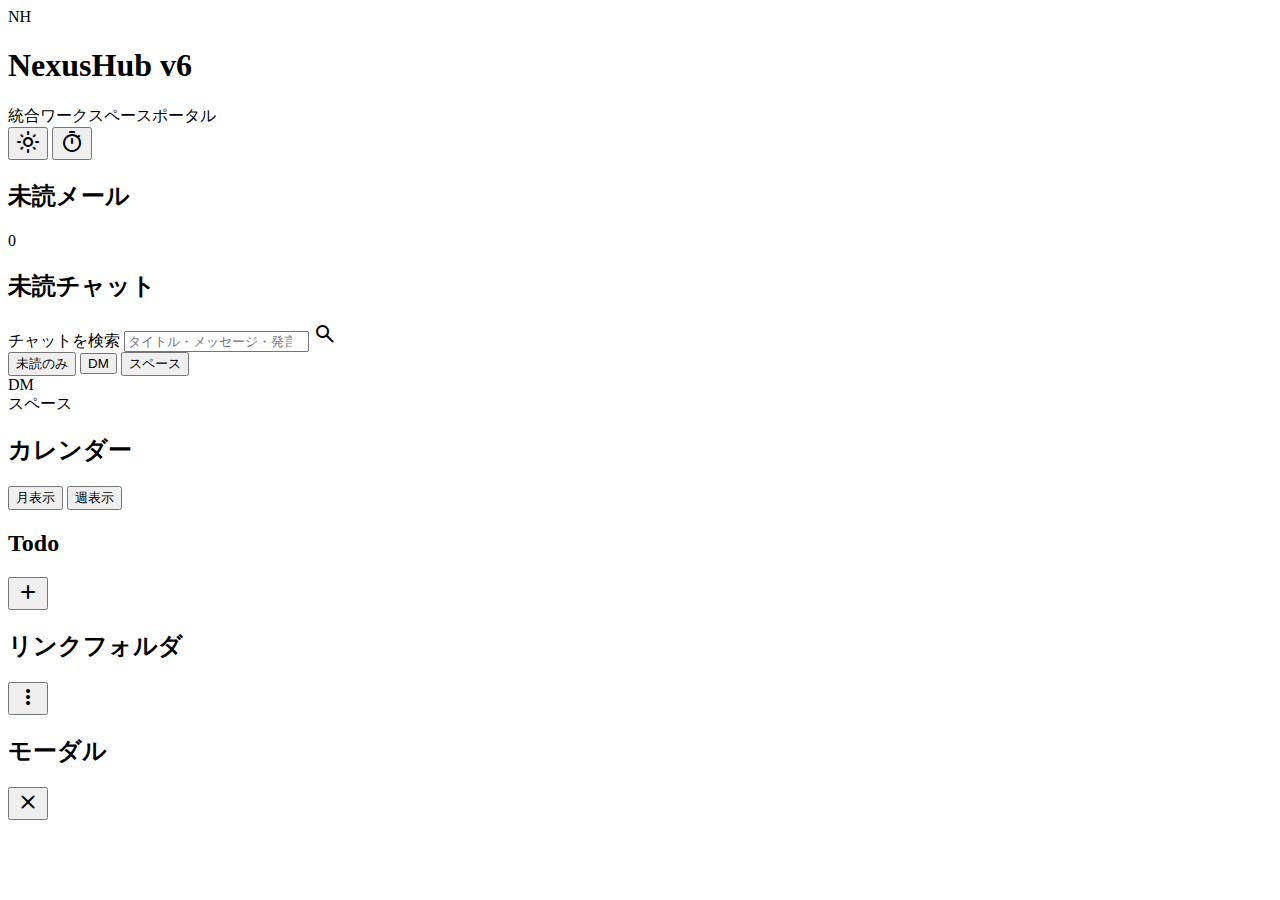
<file: Index.html>
<!DOCTYPE html>
<html lang="ja" data-theme="light">
<head>
  <meta charset="UTF-8">
  <meta name="viewport" content="width=device-width, initial-scale=1.0">
  <title>NexusHub v6</title>
  <link rel="icon" type="image/png" href="[data-uri]">
  <link rel="preconnect" href="https://fonts.googleapis.com">
  <link rel="preconnect" href="https://fonts.gstatic.com" crossorigin>
  <link
    rel="stylesheet"
    href="https://fonts.googleapis.com/css2?family=Google+Sans+Text:wght@400;500;600;700&family=Noto+Sans+JP:wght@400;500;700&family=Material+Symbols+Rounded:opsz,wght,FILL,GRAD@24,400,0,0&display=swap"
  >
  <?!= include('StylesTokens'); ?>
  <?!= include('StylesIndex'); ?>
</head>
<body>
  <main class="main-shell" role="main">
    <header class="app-header" aria-label="NexusHub v6 ヘッダー">
      <div class="app-header__identity">
        <div class="app-header__logo" aria-hidden="true">NH</div>
        <div class="app-header__title">
          <h1>NexusHub v6</h1>
          <span>統合ワークスペースポータル</span>
        </div>
      </div>
      <div class="app-header__actions">
        <button class="md-icon-button" id="themeToggle" type="button" aria-pressed="false" aria-label="テーマ切替">
          <span class="material-symbols-rounded" aria-hidden="true">light_mode</span>
        </button>
        <button class="md-icon-button" id="openTimer" type="button" aria-label="タイマーを開く">
          <span class="material-symbols-rounded" aria-hidden="true">timer</span>
        </button>
      </div>
    </header>

    <section class="surface-card" aria-labelledby="mailSection">
      <div class="mail-section__header">
        <h2 id="mailSection">未読メール</h2>
        <span class="badge" id="mailBadge" aria-live="polite">0</span>
      </div>
      <div id="mailList" class="mail-grid" role="list" aria-label="未読メール一覧"></div>
      <div id="mailEmptyState" class="empty-state" hidden>未読メールはありません。</div>
    </section>

    <section class="surface-card chat-section" aria-labelledby="chatSection">
      <div class="chat-toolbar">
        <h2 id="chatSection">未読チャット</h2>
        <div class="chat-search">
          <label for="chatSearch" class="visually-hidden">チャットを検索</label>
          <input type="search" id="chatSearch" placeholder="タイトル・メッセージ・発言者を検索" aria-label="チャット検索">
          <span class="material-symbols-rounded" aria-hidden="true">search</span>
        </div>
        <div class="chat-filters" role="group" aria-label="チャット種別フィルター">
          <button type="button" data-filter="unread" aria-pressed="true">未読のみ</button>
          <button type="button" data-filter="dm" aria-pressed="false">DM</button>
          <button type="button" data-filter="spaces" aria-pressed="false">スペース</button>
        </div>
      </div>
      <div class="chat-columns" id="chatColumns" data-mode="columns" role="region" aria-live="polite">
        <div class="chat-column" data-type="dm" aria-label="DM">
          <div class="chat-column__title">DM</div>
          <div class="chat-list" id="chatDmList" role="list"></div>
        </div>
        <div class="chat-column" data-type="spaces" aria-label="スペース">
          <div class="chat-column__title">スペース</div>
          <div class="chat-list" id="chatSpacesList" role="list"></div>
        </div>
      </div>
      <div id="chatEmptyState" class="empty-state" hidden>未読チャットはありません。</div>
    </section>

    <section class="surface-card calendar-section" aria-labelledby="calendarSection">
      <div class="calendar-toolbar">
        <h2 id="calendarSection">カレンダー</h2>
        <div class="calendar-toolbar__controls">
          <button type="button" data-view="month" aria-pressed="true">月表示</button>
          <button type="button" data-view="week" aria-pressed="false">週表示</button>
        </div>
      </div>
      <div class="calendar-grid" id="calendarGrid" data-view="month" aria-live="polite"></div>
    </section>

    <section class="surface-card" aria-labelledby="todoSection">
      <div class="todo-section__header">
        <h2 id="todoSection">Todo</h2>
        <button class="md-icon-button" type="button" id="createTodo" aria-label="新規タスクを追加">
          <span class="material-symbols-rounded" aria-hidden="true">add</span>
        </button>
      </div>
      <div class="todo-grid" id="todoList" role="list"></div>
      <div id="todoEmptyState" class="empty-state" hidden>未完了のタスクはありません。</div>
    </section>

    <section class="surface-card" aria-labelledby="linksSection">
      <div class="todo-section__header">
        <h2 id="linksSection">リンクフォルダ</h2>
        <button class="md-icon-button" type="button" id="manageFolders" aria-label="フォルダ管理モーダルを開く">
          <span class="material-symbols-rounded" aria-hidden="true">more_vert</span>
        </button>
      </div>
      <div class="link-folders" id="linkFolderList" role="tree"></div>
      <div id="linkEmptyState" class="empty-state" hidden>リンクが登録されていません。</div>
    </section>
  </main>

  <div class="dialog-backdrop" id="modalBackdrop" role="presentation" aria-hidden="true">
    <div class="dialog-surface" role="dialog" aria-modal="true" aria-labelledby="modalTitle">
      <header>
        <h2 id="modalTitle">モーダル</h2>
        <button class="md-icon-button" type="button" data-modal-close aria-label="モーダルを閉じる">
          <span class="material-symbols-rounded" aria-hidden="true">close</span>
        </button>
      </header>
      <div id="modalContent"></div>
    </div>
  </div>

  <template id="emailCardTemplate">
    <article class="mail-card" role="listitem" tabindex="0">
      <div class="mail-card__actions">
        <button class="md-icon-button" type="button" data-action="open" aria-label="メールを開く">
          <span class="material-symbols-rounded" aria-hidden="true">open_in_new</span>
        </button>
        <button class="md-icon-button" type="button" data-action="archive" aria-label="アーカイブ">
          <span class="material-symbols-rounded" aria-hidden="true">archive</span>
        </button>
        <button class="md-icon-button" type="button" data-action="markRead" aria-label="既読にする">
          <span class="material-symbols-rounded" aria-hidden="true">done</span>
        </button>
      </div>
      <div class="mail-card__sender">
        <span class="material-symbols-rounded" aria-hidden="true">person</span>
        <span data-field="from"></span>
      </div>
      <div class="mail-card__subject" data-field="subject"></div>
      <div class="mail-card__snippet" data-field="snippet"></div>
      <div class="mail-card__meta">
        <span class="mail-card__chip" data-field="messageCount"></span>
        <time data-field="date"></time>
      </div>
    </article>
  </template>

  <template id="chatItemTemplate">
    <div class="chat-item" role="listitem" tabindex="0">
      <span class="chat-item__badge" data-field="unread"></span>
      <div class="chat-item__info">
        <div class="chat-item__title" data-field="title"></div>
        <div class="chat-item__snippet" data-field="snippet"></div>
      </div>
      <div class="chat-item__actions">
        <button class="md-icon-button" type="button" data-action="open" aria-label="チャットを開く">
          <span class="material-symbols-rounded" aria-hidden="true">open_in_new</span>
        </button>
        <button class="md-icon-button" type="button" data-action="markRead" aria-label="既読にする">
          <span class="material-symbols-rounded" aria-hidden="true">done</span>
        </button>
      </div>
    </div>
  </template>

  <template id="todoCardTemplate">
    <article class="todo-card" role="listitem" data-completed="false" tabindex="0">
      <div class="todo-card__actions">
        <button class="md-icon-button" type="button" data-action="edit" aria-label="タスクを編集">
          <span class="material-symbols-rounded" aria-hidden="true">edit</span>
        </button>
        <button class="md-icon-button" type="button" data-action="delete" aria-label="タスクを削除">
          <span class="material-symbols-rounded" aria-hidden="true">delete</span>
        </button>
      </div>
      <label class="todo-card__title">
        <input type="checkbox" data-action="toggleComplete" aria-label="タスク完了">
        <span data-field="title"></span>
      </label>
      <div class="todo-card__meta">
        <span class="material-symbols-rounded" aria-hidden="true">event</span>
        <time data-field="due"></time>
      </div>
      <div class="todo-card__meta">
        <span class="material-symbols-rounded" aria-hidden="true">folder</span>
        <span data-field="listName"></span>
      </div>
      <p class="todo-card__notes" data-field="note"></p>
    </article>
  </template>

  <template id="linkFolderTemplate">
    <div class="link-folder" data-collapsed="false" role="treeitem" aria-expanded="true">
      <div class="link-folder__header" role="button" tabindex="0">
        <div class="link-folder__title">
          <span class="link-folder__indicator" data-field="color" aria-hidden="true"></span>
          <span data-field="name"></span>
        </div>
        <div class="link-folder__menu">
          <button class="md-icon-button" type="button" data-action="newLink" aria-label="リンクを追加">
            <span class="material-symbols-rounded" aria-hidden="true">add_link</span>
          </button>
          <button class="md-icon-button" type="button" data-action="menu" aria-label="フォルダメニュー">
            <span class="material-symbols-rounded" aria-hidden="true">more_vert</span>
          </button>
        </div>
      </div>
      <div class="link-folder__list" role="group"></div>
    </div>
  </template>

  <template id="linkItemTemplate">
    <div class="link-item" draggable="true" role="treeitem" tabindex="0">
      <a href="#" data-field="title" target="_blank" rel="noopener"></a>
      <div class="link-item__actions">
        <button class="md-icon-button" type="button" data-action="open" aria-label="リンクを開く">
          <span class="material-symbols-rounded" aria-hidden="true">open_in_new</span>
        </button>
        <button class="md-icon-button" type="button" data-action="remove" aria-label="リンクを削除">
          <span class="material-symbols-rounded" aria-hidden="true">delete</span>
        </button>
      </div>
    </div>
  </template>

  <dialog id="calendarModal" class="calendar-modal" aria-modal="true" aria-labelledby="calendarModalTitle">
    <article class="dialog-surface">
      <header>
        <h2 id="calendarModalTitle">予定</h2>
        <button class="md-icon-button" type="button" data-calendar-close aria-label="予定カードを閉じる">
          <span class="material-symbols-rounded" aria-hidden="true">close</span>
        </button>
      </header>
      <div class="calendar-event-list" id="calendarEventList"></div>
    </article>
  </dialog>

  <?!= include('ScriptsCore'); ?>
  <?!= include('ScriptsModules'); ?>
  <?!= include('ScriptsApp'); ?>
</body>
</html>
</file>
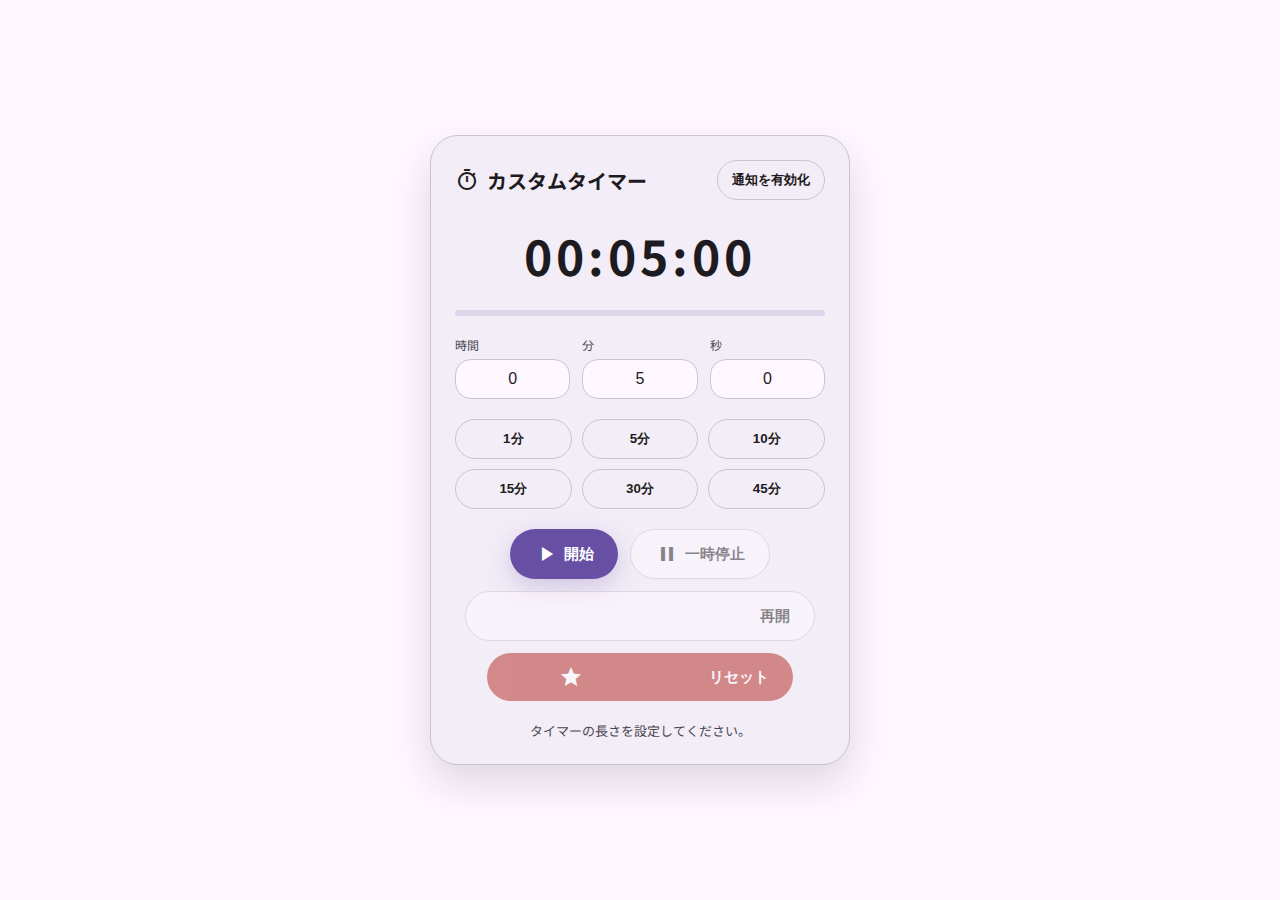
<file: Timer.html>
<!DOCTYPE html>
<html lang="ja">
<head>
  <meta charset="UTF-8">
  <meta name="viewport" content="width=device-width, initial-scale=1.0">
  <title>NexusHub タイマー</title>
  <link rel="icon" type="image/png" href="[data-uri]">
  <link href="https://fonts.googleapis.com/css2?family=Noto+Sans+JP:wght@400;600;700&display=swap" rel="stylesheet">
  <link href="https://fonts.googleapis.com/icon?family=Material+Icons" rel="stylesheet">
  <style>
    :root {
      color-scheme: light;
      --md-primary: #6750A4;
      --md-on-primary: #FFFFFF;
      --md-surface: #FEF7FF;
      --md-surface-container: #F3EDF7;
      --md-surface-container-high: #ECE6F0;
      --md-outline: #CAC4D0;
      --md-on-surface: #1D1B20;
      --md-on-surface-variant: #49454F;
      --md-shadow: rgba(29, 27, 32, 0.14);
      --md-success: #2E7D32;
      --md-error: #B3261E;
    }

    body[data-theme="dark"] {
      color-scheme: dark;
      --md-primary: #D0BCFF;
      --md-on-primary: #381E72;
      --md-surface: #141218;
      --md-surface-container: #211F26;
      --md-surface-container-high: #2B2930;
      --md-outline: #49454F;
      --md-on-surface: #E6E0E9;
      --md-on-surface-variant: #CAC4D0;
      --md-shadow: rgba(0, 0, 0, 0.4);
      --md-success: #81C995;
      --md-error: #F2B8B5;
    }

    * {
      box-sizing: border-box;
    }

    body {
      font-family: 'Noto Sans JP', sans-serif;
      background: var(--md-surface);
      color: var(--md-on-surface);
      margin: 0;
      padding: 24px;
      min-height: 100vh;
      display: flex;
      align-items: center;
      justify-content: center;
    }

    .timer-surface {
      background: var(--md-surface-container);
      border: 1px solid var(--md-outline);
      border-radius: 28px;
      padding: 24px;
      width: min(420px, 100%);
      box-shadow: 0 18px 40px var(--md-shadow);
      display: flex;
      flex-direction: column;
      gap: 20px;
    }

    .timer-header {
      display: flex;
      align-items: center;
      justify-content: space-between;
    }

    .timer-header h1 {
      font-size: 20px;
      font-weight: 700;
      margin: 0;
      display: flex;
      align-items: center;
      gap: 8px;
    }

    .time-display {
      font-size: 48px;
      font-weight: 700;
      letter-spacing: 4px;
      text-align: center;
    }

    .time-display.small {
      font-size: 32px;
    }

    .inputs-grid {
      display: grid;
      grid-template-columns: repeat(3, 1fr);
      gap: 12px;
    }

    label {
      font-size: 12px;
      color: var(--md-on-surface-variant);
      display: flex;
      flex-direction: column;
      gap: 6px;
    }

    input[type="number"] {
      appearance: textfield;
      border-radius: 16px;
      border: 1px solid var(--md-outline);
      padding: 10px;
      font-size: 16px;
      background: var(--md-surface);
      color: var(--md-on-surface);
      text-align: center;
      transition: border-color 0.2s ease, box-shadow 0.2s ease;
    }

    input[type="number"]::-webkit-outer-spin-button,
    input[type="number"]::-webkit-inner-spin-button {
      -webkit-appearance: none;
      margin: 0;
    }

    input[type="number"]:focus {
      outline: none;
      border-color: var(--md-primary);
      box-shadow: 0 0 0 3px rgba(103, 80, 164, 0.2);
    }

    .quick-buttons {
      display: grid;
      grid-template-columns: repeat(auto-fit, minmax(110px, 1fr));
      gap: 10px;
    }

    .chip-btn {
      border: 1px solid var(--md-outline);
      border-radius: 999px;
      padding: 10px 14px;
      background: transparent;
      color: var(--md-on-surface);
      font-weight: 600;
      cursor: pointer;
      transition: background 0.2s ease, border 0.2s ease;
    }

    .chip-btn:hover {
      background: rgba(103, 80, 164, 0.1);
      border-color: var(--md-primary);
    }

    .controls {
      display: flex;
      gap: 12px;
      justify-content: center;
      flex-wrap: wrap;
    }

    .md-button {
      border: none;
      border-radius: 999px;
      padding: 12px 24px;
      font-size: 15px;
      font-weight: 600;
      cursor: pointer;
      display: inline-flex;
      align-items: center;
      gap: 6px;
      transition: transform 0.2s ease, box-shadow 0.2s ease;
    }

    .md-button.primary {
      background: var(--md-primary);
      color: var(--md-on-primary);
      box-shadow: 0 8px 24px rgba(103, 80, 164, 0.25);
    }

    .md-button.secondary {
      background: var(--md-surface);
      color: var(--md-on-surface);
      border: 1px solid var(--md-outline);
    }

    .md-button.destructive {
      background: var(--md-error);
      color: var(--md-on-primary);
    }

    .md-button:disabled {
      opacity: 0.5;
      cursor: not-allowed;
      box-shadow: none;
    }

    .md-button:not(:disabled):hover {
      transform: translateY(-1px);
    }

    .status-text {
      text-align: center;
      font-size: 13px;
      color: var(--md-on-surface-variant);
      min-height: 18px;
    }

    .progress-track {
      position: relative;
      height: 6px;
      border-radius: 999px;
      background: rgba(103, 80, 164, 0.15);
      overflow: hidden;
    }

    .progress-bar {
      position: absolute;
      left: 0;
      top: 0;
      bottom: 0;
      width: 0;
      background: var(--md-primary);
      border-radius: 999px;
      transition: width 0.2s linear;
    }

    @media (max-width: 420px) {
      .timer-surface {
        border-radius: 20px;
        padding: 20px;
      }

      .time-display {
        font-size: 40px;
      }

      .inputs-grid {
        grid-template-columns: repeat(3, minmax(0, 1fr));
      }
    }
  </style>
</head>
<body data-theme="light">
  <main class="timer-surface">
    <div class="timer-header">
      <h1><span class="material-icons">timer</span>カスタムタイマー</h1>
      <button class="chip-btn" id="notifyToggle" type="button">通知を有効化</button>
    </div>

    <div class="time-display" id="timeDisplay">00:00:00</div>
    <div class="progress-track"><div class="progress-bar" id="progressBar"></div></div>

    <form id="timerForm">
      <div class="inputs-grid">
        <label>時間
          <input type="number" id="hoursInput" min="0" max="23" value="0">
        </label>
        <label>分
          <input type="number" id="minutesInput" min="0" max="59" value="5">
        </label>
        <label>秒
          <input type="number" id="secondsInput" min="0" max="59" value="0">
        </label>
      </div>
    </form>

    <div class="quick-buttons">
      <button class="chip-btn" data-minutes="1" type="button">1分</button>
      <button class="chip-btn" data-minutes="5" type="button">5分</button>
      <button class="chip-btn" data-minutes="10" type="button">10分</button>
      <button class="chip-btn" data-minutes="15" type="button">15分</button>
      <button class="chip-btn" data-minutes="30" type="button">30分</button>
      <button class="chip-btn" data-minutes="45" type="button">45分</button>
    </div>

    <div class="controls">
      <button class="md-button primary" id="startBtn" type="button">
        <span class="material-icons">play_arrow</span>開始
      </button>
      <button class="md-button secondary" id="pauseBtn" type="button" disabled>
        <span class="material-icons">pause</span>一時停止
      </button>
      <button class="md-button secondary" id="resumeBtn" type="button" disabled>
        <span class="material-icons">play_circle</span>再開
      </button>
      <button class="md-button destructive" id="resetBtn" type="button" disabled>
        <span class="material-icons">restart_alt</span>リセット
      </button>
    </div>

    <div class="status-text" id="statusText">タイマーの長さを設定してください。</div>
  </main>

  <script>
    const hoursInput = document.getElementById('hoursInput');
    const minutesInput = document.getElementById('minutesInput');
    const secondsInput = document.getElementById('secondsInput');
    const startBtn = document.getElementById('startBtn');
    const pauseBtn = document.getElementById('pauseBtn');
    const resumeBtn = document.getElementById('resumeBtn');
    const resetBtn = document.getElementById('resetBtn');
    const statusText = document.getElementById('statusText');
    const timeDisplay = document.getElementById('timeDisplay');
    const progressBar = document.getElementById('progressBar');
    const notifyToggle = document.getElementById('notifyToggle');

    const THEME_STORAGE_KEY = 'nexushub-theme';
    const themePreferenceQuery = window.matchMedia ? window.matchMedia('(prefers-color-scheme: dark)') : null;

    function applyPreferredTheme(theme) {
      const normalized = theme === 'dark' ? 'dark' : 'light';
      document.body.setAttribute('data-theme', normalized);
    }

    function handleIncomingTheme(theme) {
      const normalized = theme === 'dark' ? 'dark' : 'light';
      applyPreferredTheme(normalized);
      try {
        localStorage.setItem(THEME_STORAGE_KEY, normalized);
      } catch (error) {
        console.warn('テーマ設定の保存に失敗しました:', error);
      }
    }

    function resolveTimerTheme() {
      try {
        const stored = localStorage.getItem(THEME_STORAGE_KEY);
        if (stored === 'dark' || stored === 'light') {
          return stored;
        }
      } catch (error) {
        console.warn('テーマ設定の読み込みに失敗しました:', error);
      }
      if (themePreferenceQuery && typeof themePreferenceQuery.matches === 'boolean') {
        return themePreferenceQuery.matches ? 'dark' : 'light';
      }
      return 'light';
    }

    function syncThemeFromPreference() {
      applyPreferredTheme(resolveTimerTheme());
    }

    syncThemeFromPreference();

    window.addEventListener('focus', syncThemeFromPreference);
    window.addEventListener('storage', function(event) {
      if (event.key === THEME_STORAGE_KEY) {
        syncThemeFromPreference();
      }
    });

    window.addEventListener('message', function(event) {
      if (!event || typeof event.data !== 'object' || event.data === null) {
        return;
      }

      const data = event.data;
      if (data.type === 'nexushub-theme') {
        handleIncomingTheme(data.theme);
      }
    });

    if (themePreferenceQuery) {
      const handleThemeChange = function() {
        const stored = (() => {
          try {
            return localStorage.getItem(THEME_STORAGE_KEY);
          } catch (err) {
            return null;
          }
        })();
        if (!stored) {
          syncThemeFromPreference();
        }
      };

      if (typeof themePreferenceQuery.addEventListener === 'function') {
        themePreferenceQuery.addEventListener('change', handleThemeChange);
      } else if (typeof themePreferenceQuery.addListener === 'function') {
        themePreferenceQuery.addListener(handleThemeChange);
      }
    }

    let countdownInterval = null;
    let remainingMs = 0;
    let totalMs = 0;
    let isRunning = false;
    const alarmAudio = new Audio('https://actions.google.com/sounds/v1/alarms/alarm_clock.ogg');
    alarmAudio.preload = 'auto';

    function pad(value) {
      return String(value).padStart(2, '0');
    }

    function updateDisplay(ms) {
      const totalSeconds = Math.max(0, Math.floor(ms / 1000));
      const hours = Math.floor(totalSeconds / 3600);
      const minutes = Math.floor((totalSeconds % 3600) / 60);
      const seconds = totalSeconds % 60;
      const formatted = pad(hours) + ':' + pad(minutes) + ':' + pad(seconds);
      timeDisplay.textContent = formatted;
      timeDisplay.classList.toggle('small', hours > 0);

      if (totalMs > 0) {
        const progress = 100 - Math.floor((ms / totalMs) * 100);
        progressBar.style.width = Math.min(100, Math.max(0, progress)) + '%';
      } else {
        progressBar.style.width = '0%';
      }
    }

    function parseInputs() {
      const hours = Number(hoursInput.value) || 0;
      const minutes = Number(minutesInput.value) || 0;
      const seconds = Number(secondsInput.value) || 0;
      return ((hours * 3600) + (minutes * 60) + seconds) * 1000;
    }

    function setStatus(message, tone = 'neutral') {
      statusText.textContent = message;
      if (tone === 'error') {
        statusText.style.color = 'var(--md-error)';
      } else if (tone === 'success') {
        statusText.style.color = 'var(--md-success)';
      } else {
        statusText.style.color = 'var(--md-on-surface-variant)';
      }
    }

    function startTimer() {
      if (isRunning) {
        return;
      }

      const duration = parseInputs();
      if (!duration || duration <= 0) {
        setStatus('1秒以上の時間を設定してください。', 'error');
        return;
      }

      totalMs = duration;
      remainingMs = duration;
      updateDisplay(remainingMs);
      runTimer();
      setStatus('タイマーを開始しました。', 'success');
      startBtn.disabled = true;
      pauseBtn.disabled = false;
      resetBtn.disabled = false;
      resumeBtn.disabled = true;
    }

    function runTimer() {
      if (countdownInterval) {
        clearInterval(countdownInterval);
      }

      isRunning = true;
      countdownInterval = setInterval(() => {
        remainingMs -= 1000;
        updateDisplay(remainingMs);

        if (remainingMs <= 0) {
          clearInterval(countdownInterval);
          countdownInterval = null;
          isRunning = false;
          progressBar.style.width = '100%';
          handleTimerComplete();
        }
      }, 1000);
    }

    function pauseTimer() {
      if (!isRunning) {
        return;
      }

      isRunning = false;
      if (countdownInterval) {
        clearInterval(countdownInterval);
        countdownInterval = null;
      }
      setStatus('一時停止中です。');
      pauseBtn.disabled = true;
      resumeBtn.disabled = remainingMs <= 0;
      startBtn.disabled = true;
    }

    function resumeTimer() {
      if (isRunning || remainingMs <= 0) {
        return;
      }

      runTimer();
      setStatus('タイマーを再開しました。', 'success');
      pauseBtn.disabled = false;
      resumeBtn.disabled = true;
    }

    function resetTimer() {
      if (countdownInterval) {
        clearInterval(countdownInterval);
        countdownInterval = null;
      }
      isRunning = false;
      remainingMs = 0;
      totalMs = parseInputs();
      updateDisplay(totalMs || 0);
      setStatus('タイマーをリセットしました。');
      startBtn.disabled = false;
      pauseBtn.disabled = true;
      resumeBtn.disabled = true;
      resetBtn.disabled = true;
      progressBar.style.width = '0%';
    }

    function handleTimerComplete() {
      setStatus('時間になりました！', 'success');
      startBtn.disabled = false;
      pauseBtn.disabled = true;
      resumeBtn.disabled = true;
      resetBtn.disabled = false;

      alarmAudio.currentTime = 0;
      alarmAudio.play().catch(() => {});

      if ('Notification' in window && Notification.permission === 'granted') {
        new Notification('タイマー', {
          body: '設定した時間が経過しました。',
          icon: 'https://www.gstatic.com/images/branding/product/2x/googleg_48dp.png'
        });
      } else {
        alert('時間になりました！');
      }
    }

    function handleQuickButton(event) {
      const minutes = Number(event.currentTarget.getAttribute('data-minutes')) || 0;
      hoursInput.value = Math.floor(minutes / 60);
      minutesInput.value = minutes % 60;
      secondsInput.value = 0;
      resetTimer();
      setStatus(minutes + '分のタイマーをセットしました。');
    }

    function requestNotificationPermission() {
      if (!('Notification' in window)) {
        setStatus('ブラウザが通知に対応していません。', 'error');
        return;
      }

      if (Notification.permission === 'granted') {
        setStatus('通知は既に有効です。', 'success');
        notifyToggle.textContent = '通知が有効です';
        notifyToggle.disabled = true;
        return;
      }

      Notification.requestPermission().then(permission => {
        if (permission === 'granted') {
          setStatus('通知を有効化しました。', 'success');
          notifyToggle.textContent = '通知が有効です';
          notifyToggle.disabled = true;
        } else {
          setStatus('通知が許可されませんでした。', 'error');
        }
      });
    }

    document.querySelectorAll('.chip-btn[data-minutes]').forEach(button => {
      button.addEventListener('click', handleQuickButton);
    });

    startBtn.addEventListener('click', startTimer);
    pauseBtn.addEventListener('click', pauseTimer);
    resumeBtn.addEventListener('click', resumeTimer);
    resetBtn.addEventListener('click', resetTimer);
    notifyToggle.addEventListener('click', requestNotificationPermission);

    hoursInput.addEventListener('change', () => {
      hoursInput.value = Math.min(Math.max(Number(hoursInput.value) || 0, 0), 23);
      if (!isRunning) {
        updateDisplay(parseInputs());
      }
    });

    minutesInput.addEventListener('change', () => {
      minutesInput.value = Math.min(Math.max(Number(minutesInput.value) || 0, 0), 59);
      if (!isRunning) {
        updateDisplay(parseInputs());
      }
    });

    secondsInput.addEventListener('change', () => {
      secondsInput.value = Math.min(Math.max(Number(secondsInput.value) || 0, 0), 59);
      if (!isRunning) {
        updateDisplay(parseInputs());
      }
    });

    document.addEventListener('visibilitychange', () => {
      if (!document.hidden && !isRunning && remainingMs > 0 && remainingMs < totalMs) {
        setStatus('再開するには再開ボタンを押してください。');
      }
    });

    updateDisplay(parseInputs());

    if ('Notification' in window && Notification.permission === 'granted') {
      notifyToggle.textContent = '通知が有効です';
      notifyToggle.disabled = true;
    }

    function announceTimerReady() {
      const message = { type: 'nexushub-timer-ready' };
      try {
        if (window.parent && window.parent !== window) {
          window.parent.postMessage(message, '*');
        }
      } catch (error) {
        console.warn('親フレームへの通知に失敗しました:', error);
      }

      try {
        if (window.opener && !window.opener.closed) {
          window.opener.postMessage(message, '*');
        }
      } catch (error) {
        console.warn('オープナーへの通知に失敗しました:', error);
      }
    }

    announceTimerReady();
  </script>
</body>
</html>
</file>
